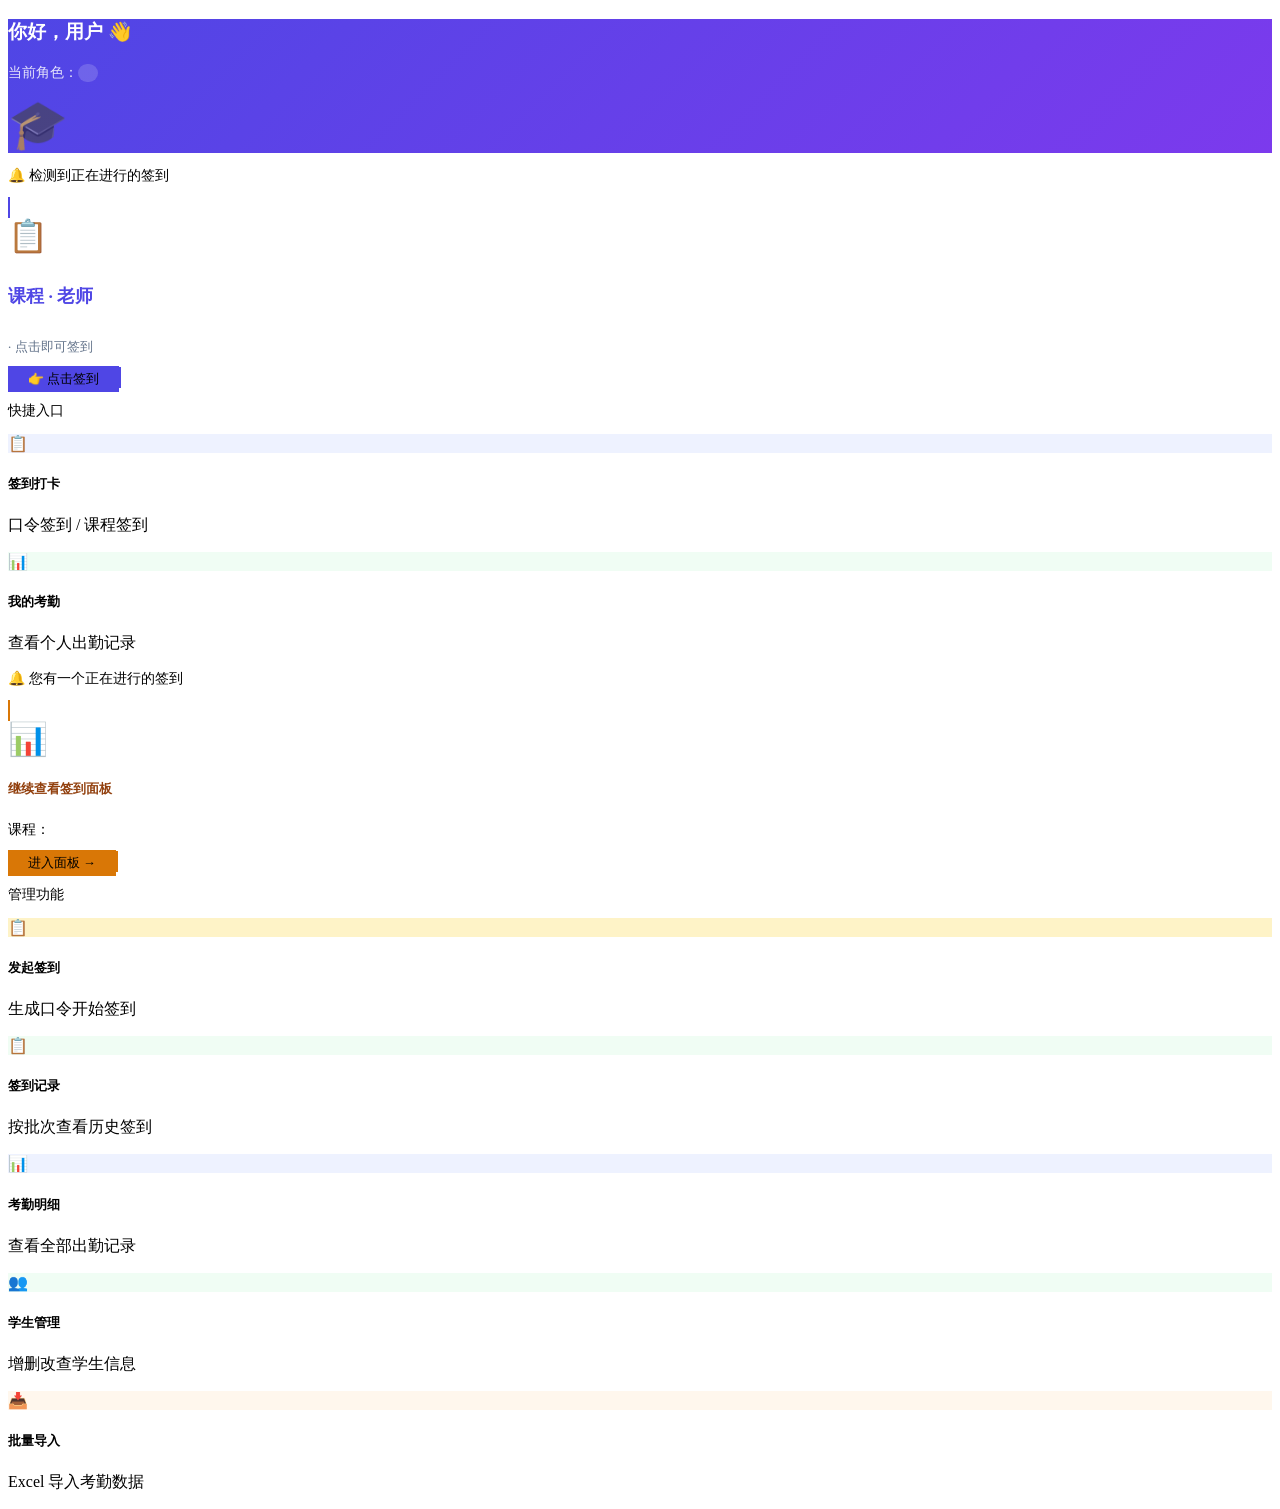
<file: src/main/resources/templates/index.html>
<!doctype html>
<html lang="zh-CN" xmlns:th="http://www.thymeleaf.org">
<head>
    <meta charset="UTF-8" />
    <meta name="viewport" content="width=device-width, initial-scale=1" />
    <title>首页 — 考勤管理系统</title>
    <link rel="stylesheet" th:href="@{/webjars/bootstrap/5.3.0/css/bootstrap.min.css}" />
    <link rel="stylesheet" th:href="@{/css/app.css}" />
</head>
<body>
<div th:replace="~{fragments/navbar :: navbar}"></div>

<div class="main-content">
    <div class="container">

        <!-- 欢迎横幅 -->
        <!-- 签到结果提示 -->
        <div class="alert alert-success" th:if="${param.success}" th:text="${param.success[0]}" role="alert"></div>
        <div class="alert alert-danger" th:if="${param.error}" th:text="${param.error[0]}" role="alert"></div>

        <div class="content-card mb-4" style="background: linear-gradient(135deg, #4f46e5, #7c3aed); color:#fff; border:none;">
            <div class="d-flex align-items-center justify-content-between flex-wrap gap-3">
                <div>
                    <h3 class="mb-1" style="font-weight:700;">你好，<span th:text="${username}">用户</span> 👋</h3>
                    <p class="mb-0" style="opacity:.85; font-size:.9rem;">
                        当前角色：
                        <span th:text="${role == 'STUDENT'} ? '学生' : (${role == 'TEACHER'} ? '教师' : '管理员')"
                              style="background:rgba(255,255,255,.2); padding:2px 10px; border-radius:20px; font-size:.8rem; font-weight:600;">
                        </span>
                    </p>
                </div>
                <div style="font-size:3rem; opacity:.6;">🎓</div>
            </div>
        </div>

        <!-- 学生：活跃签到会话 -->
        <div th:if="${role == 'STUDENT' and activeSessions != null and !#lists.isEmpty(activeSessions)}">
            <p class="text-muted mb-3" style="font-size:.875rem; font-weight:500;">🔔 检测到正在进行的签到</p>
            <div class="row g-3 mb-4">
                <div class="col-12" th:each="s : ${activeSessions}">
                    <a class="home-card text-center" style="background: linear-gradient(135deg, #eef2ff, #faf5ff); border: 2px solid #4f46e5;"
                       th:href="@{'/qr/' + ${s.code}}">
                        <div style="font-size:2rem;">📋</div>
                        <h5 style="font-size:1.1rem; color:#4f46e5;" th:text="${s.courseName} + ' · ' + ${s.teacherName}">课程 · 老师</h5>
                        <p style="font-size:.8125rem; color:#64748b;">
                            <span th:text="${s.courseName}"></span> · 点击即可签到
                        </p>
                        <span class="badge" style="background:#4f46e5; font-size:.8rem; padding:6px 20px;">👉 点击签到</span>
                    </a>
                </div>
            </div>
        </div>

        <!-- 学生功能入口 -->
        <div th:if="${role == 'STUDENT'}">
            <p class="text-muted mb-3" style="font-size:.875rem; font-weight:500;">快捷入口</p>
            <div class="row g-3">
                <div class="col-sm-6 col-md-4">
                    <a class="home-card" th:href="@{/attendance/checkIn}">
                        <div class="card-icon" style="background:#eef2ff;">📋</div>
                        <h5>签到打卡</h5>
                        <p>口令签到 / 课程签到</p>
                    </a>
                </div>
                <div class="col-sm-6 col-md-4">
                    <a class="home-card" th:href="@{/attendance/list}">
                        <div class="card-icon" style="background:#f0fdf4;">📊</div>
                        <h5>我的考勤</h5>
                        <p>查看个人出勤记录</p>
                    </a>
                </div>
            </div>
        </div>

        <!-- 教师/管理员：活跃签到会话 -->
        <div th:if="${(role == 'TEACHER' or role == 'ADMIN') and myActiveSession != null}">
            <p class="text-muted mb-3" style="font-size:.875rem; font-weight:500;">🔔 您有一个正在进行的签到</p>
            <div class="row g-3 mb-4">
                <div class="col-12">
                    <a class="home-card text-center"
                       style="background: linear-gradient(135deg, #fef3c7, #fef9c3); border: 2px solid #d97706;"
                       th:href="@{'/attendance/session/panel/' + ${myActiveSession.id}}">
                        <div style="font-size:2rem;">📊</div>
                        <h5 style="color:#92400e;">继续查看签到面板</h5>
                        <p style="font-size:.875rem;">
                            课程：<span th:text="${myActiveSession.courseName}"></span>
                        </p>
                        <span class="badge" style="background:#d97706; font-size:.8rem; padding:6px 20px;">进入面板 →</span>
                    </a>
                </div>
            </div>
        </div>

        <!-- 教师/管理员功能入口 -->
        <div th:if="${role == 'TEACHER' or role == 'ADMIN'}">
            <p class="text-muted mb-3" style="font-size:.875rem; font-weight:500;">管理功能</p>
            <div class="row g-3">
                <div class="col-sm-6 col-md-3" th:if="${myActiveSession == null}">
                    <a class="home-card" th:href="@{/attendance/session/create}">
                        <div class="card-icon" style="background:#fef3c7;">📋</div>
                        <h5>发起签到</h5>
                        <p>生成口令开始签到</p>
                    </a>
                </div>
                <div class="col-sm-6 col-md-3">
                    <a class="home-card" th:href="@{/attendance/session/history}">
                        <div class="card-icon" style="background:#f0fdf4;">📋</div>
                        <h5>签到记录</h5>
                        <p>按批次查看历史签到</p>
                    </a>
                </div>
                <div class="col-sm-6 col-md-3">
                    <a class="home-card" th:href="@{/attendance/list}">
                        <div class="card-icon" style="background:#eef2ff;">📊</div>
                        <h5>考勤明细</h5>
                        <p>查看全部出勤记录</p>
                    </a>
                </div>
                <div class="col-sm-6 col-md-3">
                    <a class="home-card" th:href="@{/student/list}">
                        <div class="card-icon" style="background:#f0fdf4;">👥</div>
                        <h5>学生管理</h5>
                        <p>增删改查学生信息</p>
                    </a>
                </div>
                <div class="col-sm-6 col-md-3">
                    <a class="home-card" th:href="@{/attendance/import}">
                        <div class="card-icon" style="background:#fff7ed;">📥</div>
                        <h5>批量导入</h5>
                        <p>Excel 导入考勤数据</p>
                    </a>
                </div>
            </div>
        </div>

    </div>
</div>

<script th:src="@{/webjars/bootstrap/5.3.0/js/bootstrap.bundle.min.js}"></script>
</body>
</html>
</file>
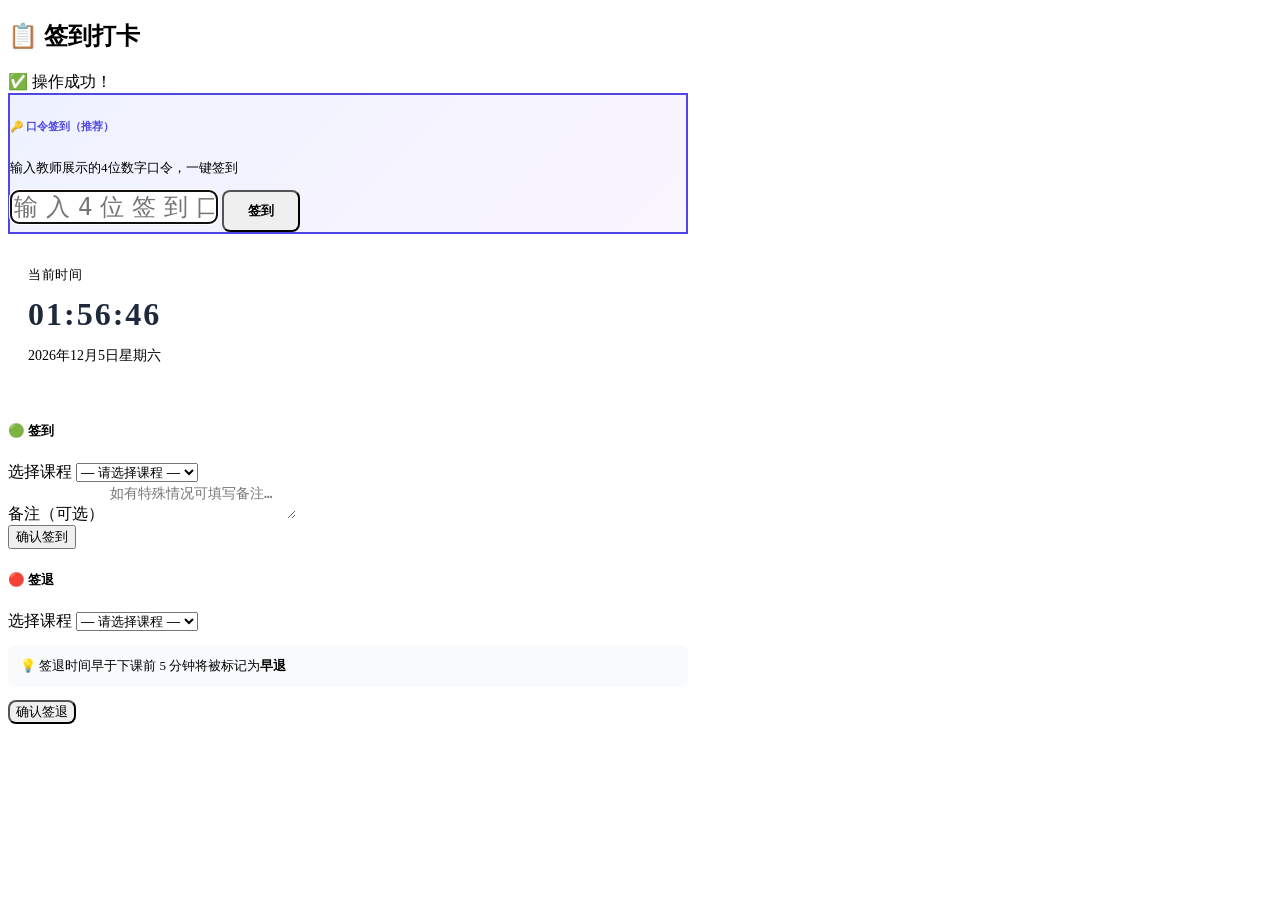
<file: src/main/resources/templates/attendance-check-in.html>
<!doctype html>
<html lang="zh-CN" xmlns:th="http://www.thymeleaf.org">
<head>
    <meta charset="UTF-8" />
    <meta name="viewport" content="width=device-width, initial-scale=1" />
    <title>签到打卡 — 考勤管理系统</title>
    <link rel="stylesheet" th:href="@{/webjars/bootstrap/5.3.0/css/bootstrap.min.css}" />
    <link rel="stylesheet" th:href="@{/css/app.css}" />
</head>
<body>
<div th:replace="~{fragments/navbar :: navbar}"></div>

<div class="main-content">
    <div class="container" style="max-width:680px;">

        <div class="page-header">
            <h2>📋 签到打卡</h2>
        </div>

        <div class="alert alert-success" th:if="${param.success}" role="alert">
            ✅ 操作成功！
        </div>
        <div class="alert alert-danger" th:if="${param.error}" th:text="${param.error[0]}" role="alert"></div>

        <!-- 口令签到 -->
        <div class="content-card mb-4" style="background: linear-gradient(135deg, #eef2ff, #faf5ff); border: 2px solid #4f46e5;">
            <h6 style="font-weight:600; color:#4f46e5;">🔑 口令签到（推荐）</h6>
            <p class="text-muted mb-3" style="font-size:.8125rem;">输入教师展示的4位数字口令，一键签到</p>
            <form th:action="@{/attendance/session/join}" method="post" class="d-flex gap-2">
                <input type="text" class="form-control" name="code"
                       placeholder="输入4位签到口令" maxlength="4" pattern="[0-9]{4}"
                       style="font-size:1.5rem; letter-spacing:8px; text-align:center; font-family:monospace; border-radius:8px; border:2px solid #4f46e5; max-width:200px;"
                       autofocus />
                <button type="submit" class="btn btn-primary" style="padding:10px 24px; font-weight:600; border-radius:8px;">签到</button>
            </form>
        </div>

        <!-- 当前时间显示 -->
        <div class="content-card mb-4 text-center" style="padding:20px;">
            <p class="text-muted mb-1" style="font-size:.8rem; text-transform:uppercase; letter-spacing:.5px;">当前时间</p>
            <div id="clock" style="font-size:2rem; font-weight:700; color:#1e293b; letter-spacing:2px;">--:--:--</div>
            <p class="text-muted mb-0" id="date-display" style="font-size:.875rem;"></p>
        </div>

        <div class="row g-4">
            <!-- 签到 -->
            <div class="col-md-6">
                <div class="checkin-card h-100">
                    <h5>🟢 签到</h5>
                    <form th:action="@{/attendance/checkIn}" method="post">
                        <div class="mb-3">
                            <label class="form-label" for="checkInCourse">选择课程</label>
                            <select class="form-select" id="checkInCourse" name="courseId" required>
                                <option value="">— 请选择课程 —</option>
                                <option th:each="c : ${courses}"
                                        th:value="${c.courseId}"
                                        th:text="${c.courseId + ' · ' + c.courseName + (c.startTime != null ? '  ' + c.startTime : '')}">
                                </option>
                            </select>
                        </div>
                        <div class="mb-4">
                            <label class="form-label">备注（可选）</label>
                            <textarea class="form-control" name="remark" rows="2"
                                      placeholder="如有特殊情况可填写备注…" style="border-radius:8px; border:1.5px solid var(--border); font-size:.875rem;"></textarea>
                        </div>
                        <button type="submit" class="btn btn-primary w-100">确认签到</button>
                    </form>
                </div>
            </div>

            <!-- 签退 -->
            <div class="col-md-6">
                <div class="checkin-card h-100">
                    <h5>🔴 签退</h5>
                    <form th:action="@{/attendance/checkOut}" method="post">
                        <div class="mb-3">
                            <label class="form-label" for="checkOutCourse">选择课程</label>
                            <select class="form-select" id="checkOutCourse" name="courseId" required>
                                <option value="">— 请选择课程 —</option>
                                <option th:each="c : ${courses}"
                                        th:value="${c.courseId}"
                                        th:text="${c.courseId + ' · ' + c.courseName + (c.endTime != null ? '  ' + c.endTime : '')}">
                                </option>
                            </select>
                        </div>
                        <div class="mb-4">
                            <p class="text-muted" style="font-size:.8125rem; background:#f8fafc; border-radius:8px; padding:12px; border:1px solid var(--border);">
                                💡 签退时间早于下课前 5 分钟将被标记为<strong>早退</strong>
                            </p>
                        </div>
                        <button type="submit" class="btn btn-warning w-100" style="border-radius:8px; font-weight:500;">确认签退</button>
                    </form>
                </div>
            </div>
        </div>

    </div>
</div>

<script th:src="@{/webjars/bootstrap/5.3.0/js/bootstrap.bundle.min.js}"></script>
<script>
    function updateClock() {
        const now = new Date();
        const time = now.toLocaleTimeString('zh-CN', {hour12: false});
        const date = now.toLocaleDateString('zh-CN', {year:'numeric', month:'long', day:'numeric', weekday:'long'});
        document.getElementById('clock').textContent = time;
        document.getElementById('date-display').textContent = date;
    }
    updateClock();
    setInterval(updateClock, 1000);
</script>
</body>
</html>
</file>
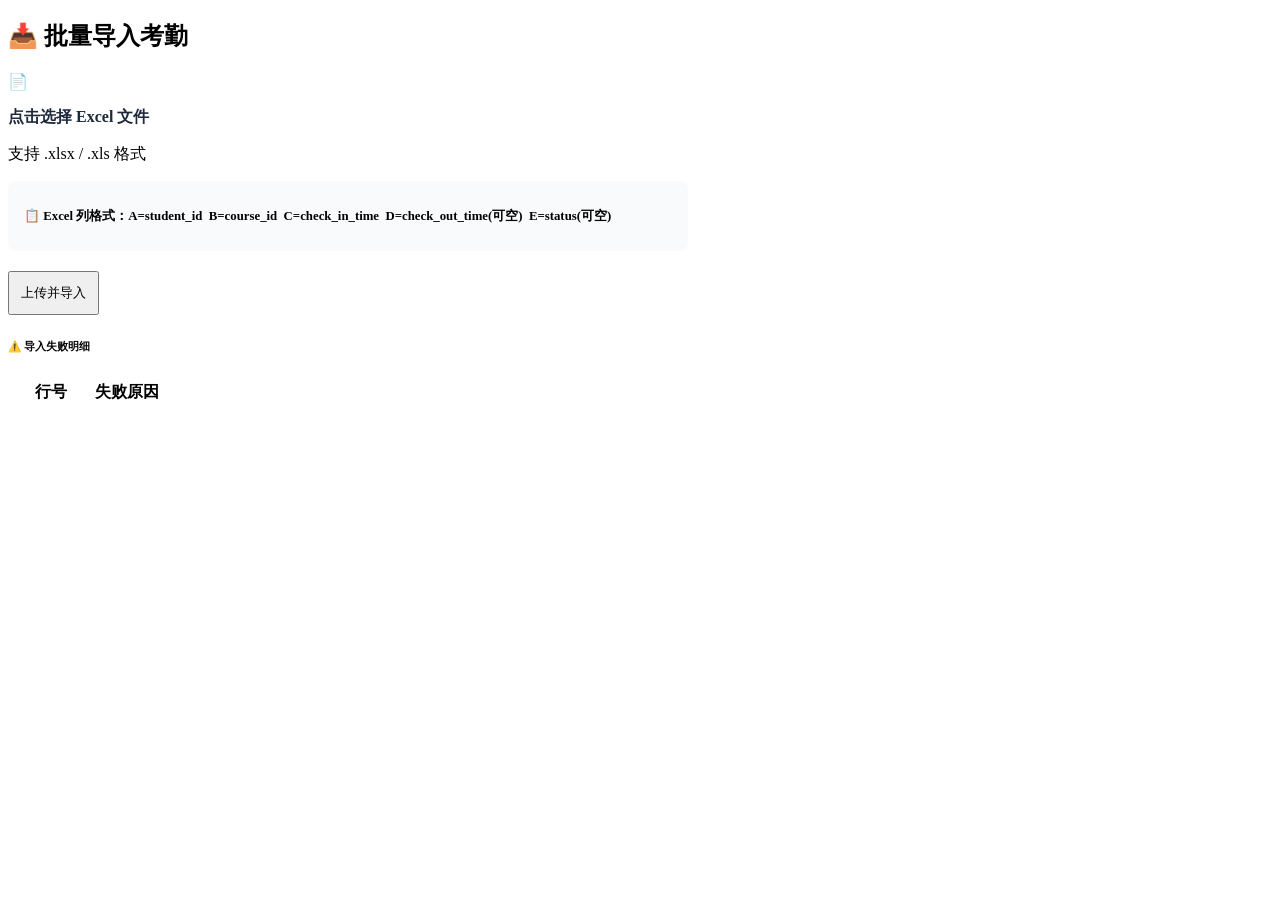
<file: src/main/resources/templates/attendance-import.html>
<!doctype html>
<html lang="zh-CN" xmlns:th="http://www.thymeleaf.org">
<head>
    <meta charset="UTF-8" />
    <meta name="viewport" content="width=device-width, initial-scale=1" />
    <title>批量导入 — 考勤管理系统</title>
    <link rel="stylesheet" th:href="@{/webjars/bootstrap/5.3.0/css/bootstrap.min.css}" />
    <link rel="stylesheet" th:href="@{/css/app.css}" />
</head>
<body>
<div th:replace="~{fragments/navbar :: navbar}"></div>

<div class="main-content">
    <div class="container" style="max-width:680px;">

        <div class="page-header">
            <h2>📥 批量导入考勤</h2>
        </div>

        <div class="alert alert-success" th:if="${success}" th:text="${success}" role="alert"></div>
        <div class="alert alert-danger"  th:if="${error}"   th:text="${error}"   role="alert"></div>

        <div class="content-card">
            <form th:action="@{/attendance/import}" method="post" enctype="multipart/form-data">

                <div class="upload-zone mb-4" onclick="document.getElementById('fileInput').click()">
                    <div class="upload-icon">📄</div>
                    <p class="mb-1" style="font-weight:600; color:#1e293b;">点击选择 Excel 文件</p>
                    <p>支持 .xlsx / .xls 格式</p>
                    <p id="fileName" class="mt-2" style="color:#4f46e5; font-weight:500; display:none;"></p>
                </div>
                <input type="file" id="fileInput" name="file" accept=".xlsx,.xls"
                       required style="display:none;" onchange="showFileName(this)" />

                <div style="background:#f8fafc; border-radius:8px; padding:14px 16px; border:1px solid var(--border); margin-bottom:20px; font-size:.8rem;">
                    <p class="mb-2" style="font-weight:600; color:var(--muted);">📋 Excel 列格式：A=student_id &nbsp;B=course_id &nbsp;C=check_in_time &nbsp;D=check_out_time(可空) &nbsp;E=status(可空)</p>
                </div>

                <button type="submit" class="btn btn-primary w-100" style="padding:11px;">上传并导入</button>
            </form>
        </div>

        <div class="content-card mt-4" th:if="${errors != null and !#lists.isEmpty(errors)}">
            <h6 class="mb-3" style="font-weight:600; color:var(--danger);">⚠️ 导入失败明细</h6>
            <div class="data-table">
                <table class="table table-sm mb-0">
                    <thead>
                    <tr><th style="width:80px;">行号</th><th>失败原因</th></tr>
                    </thead>
                    <tbody>
                    <tr th:each="e : ${errors}">
                        <td th:text="${e.rowNum}"></td>
                        <td th:text="${e.reason}"></td>
                    </tr>
                    </tbody>
                </table>
            </div>
        </div>

    </div>
</div>

<script th:src="@{/webjars/bootstrap/5.3.0/js/bootstrap.bundle.min.js}"></script>
<script>
    function showFileName(input) {
        const label = document.getElementById('fileName');
        if (input.files && input.files[0]) {
            label.textContent = '已选择：' + input.files[0].name;
            label.style.display = 'block';
        }
    }
</script>
</body>
</html>
</file>
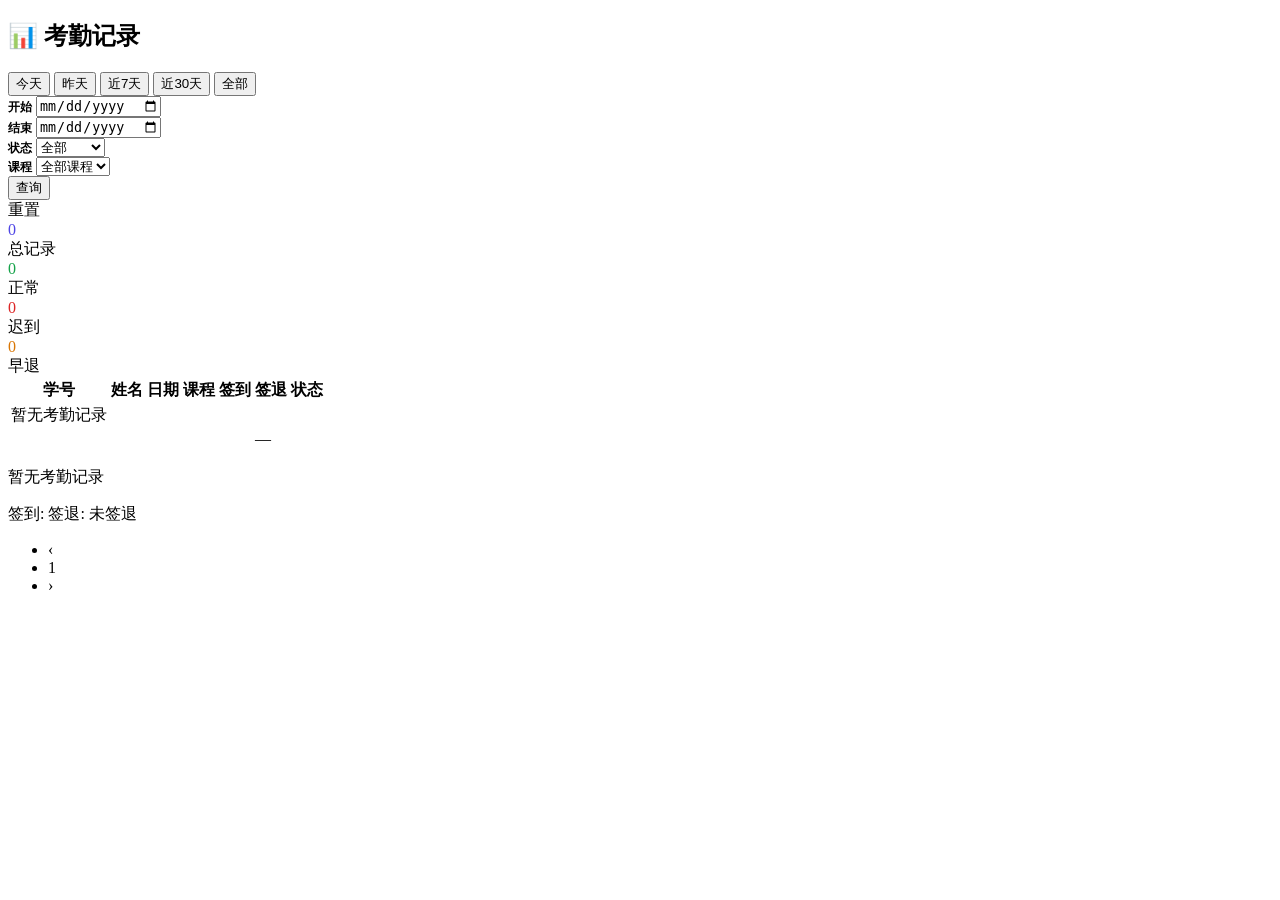
<file: src/main/resources/templates/attendance-list.html>
<!doctype html>
<html lang="zh-CN" xmlns:th="http://www.thymeleaf.org">
<head>
    <meta charset="UTF-8" />
    <meta name="viewport" content="width=device-width, initial-scale=1, maximum-scale=1, user-scalable=no" />
    <title>考勤记录 — 考勤管理系统</title>
    <link rel="stylesheet" th:href="@{/webjars/bootstrap/5.3.0/css/bootstrap.min.css}" />
    <link rel="stylesheet" th:href="@{/css/app.css}" />
</head>
<body>
<div th:replace="~{fragments/navbar :: navbar}"></div>

<div class="main-content">
    <div class="container">

        <div class="page-header">
            <h2>📊 考勤记录</h2>
        </div>

        <!-- 快捷日期 -->
        <div class="quick-dates" id="quickDates">
            <button class="qd-btn" data-days="0">今天</button>
            <button class="qd-btn" data-days="1">昨天</button>
            <button class="qd-btn" data-days="7">近7天</button>
            <button class="qd-btn" data-days="30">近30天</button>
            <button class="qd-btn" data-days="">全部</button>
        </div>

        <!-- 筛选栏 -->
        <div class="search-bar mb-4">
            <form class="row g-2 align-items-end" th:action="@{/attendance/list}" method="get" id="filterForm">
                <div class="col-6 col-md-2">
                    <label class="form-label text-muted" style="font-size:.75rem;font-weight:600;">开始</label>
                    <input type="date" class="form-control form-control-sm" name="startDate" th:value="${startDate}" id="startDate" />
                </div>
                <div class="col-6 col-md-2">
                    <label class="form-label text-muted" style="font-size:.75rem;font-weight:600;">结束</label>
                    <input type="date" class="form-control form-control-sm" name="endDate" th:value="${endDate}" id="endDate" />
                </div>
                <div class="col-6 col-md-2">
                    <label class="form-label text-muted" style="font-size:.75rem;font-weight:600;">状态</label>
                    <select class="form-select form-select-sm" name="status">
                        <option value="">全部</option>
                        <option value="NORMAL" th:selected="${status=='NORMAL'}">✅ 正常</option>
                        <option value="LATE"   th:selected="${status=='LATE'}">⏰ 迟到</option>
                        <option value="EARLY"  th:selected="${status=='EARLY'}">🚪 早退</option>
                    </select>
                </div>
                <div class="col-6 col-md-3">
                    <label class="form-label text-muted" style="font-size:.75rem;font-weight:600;">课程</label>
                    <select class="form-select form-select-sm" name="courseId">
                        <option value="">全部课程</option>
                        <option th:each="c : ${courses}" th:value="${c.courseId}"
                                th:selected="${courseId == c.courseId}"
                                th:text="${c.courseId}+' '+${c.courseName}+' '+${c.startTime}+'-'+${c.endTime}"></option>
                    </select>
                </div>
                <div class="col-4 col-md-1">
                    <button class="btn btn-primary btn-sm w-100" type="submit">查询</button>
                </div>
                <div class="col-4 col-md-1">
                    <a class="btn btn-outline-secondary btn-sm w-100" th:href="@{/attendance/list}">重置</a>
                </div>
            </form>
        </div>

        <!-- 统计卡片 -->
        <div class="stat-row">
            <div class="stat-card">
                <div class="num" style="color:#4f46e5;" id="statTotal" th:text="${totalElements != null ? totalElements : 0}">0</div>
                <div class="lbl">总记录</div>
            </div>
            <div class="stat-card">
                <div class="num" style="color:#16a34a;" id="statNormal">-</div>
                <div class="lbl">正常</div>
            </div>
            <div class="stat-card">
                <div class="num" style="color:#dc2626;" id="statLate">-</div>
                <div class="lbl">迟到</div>
            </div>
            <div class="stat-card">
                <div class="num" style="color:#d97706;" id="statEarly">-</div>
                <div class="lbl">早退</div>
            </div>
        </div>

        <!-- ====== 桌面端：表格 ====== -->
        <div class="data-table att-table">
            <table class="table table-hover mb-0">
                <thead><tr>
                    <th th:if="${isTeacherOrAdmin}">学号</th>
                    <th th:if="${isTeacherOrAdmin}">姓名</th>
                    <th>日期</th><th>课程</th>
                    <th>签到</th><th>签退</th><th>状态</th>
                </tr></thead>
                <tbody>
                <tr th:if="${#lists.isEmpty(records)}">
                    <td th:colspan="${isTeacherOrAdmin} ? 7 : 5" class="text-center text-muted py-4">暂无考勤记录</td>
                </tr>
                <tr th:each="r : ${records}">
                    <td th:if="${isTeacherOrAdmin}" th:text="${r.studentId}"></td>
                    <td th:if="${isTeacherOrAdmin}" th:text="${r.studentName}"></td>
                    <td th:text="${#temporals.format(r.checkInTime, 'yyyy-MM-dd')}"></td>
                    <td th:text="${r.courseId}"></td>
                    <td th:text="${#temporals.format(r.checkInTime, 'HH:mm:ss')}"></td>
                    <td>
                        <span th:if="${r.checkOutTime != null}" th:text="${#temporals.format(r.checkOutTime, 'HH:mm:ss')}"></span>
                        <span th:if="${r.checkOutTime == null}" class="text-muted">—</span>
                    </td>
                    <td>
                        <span class="status-badge"
                              th:classappend="${r.status=='NORMAL'}?'normal':(${r.status=='LATE'}?'late':(${r.status=='EARLY'}?'early':'absent'))"
                              th:text="${r.status=='NORMAL'}?'正常':(${r.status=='LATE'}?'迟到':(${r.status=='EARLY'}?'早退':${r.status}))"></span>
                    </td>
                </tr>
                </tbody>
            </table>
        </div>

        <!-- ====== 移动端：卡片 ====== -->
        <div class="att-cards">
            <p th:if="${#lists.isEmpty(records)}" class="text-center text-muted py-5">暂无考勤记录</p>
            <div class="att-card" th:each="r : ${records}">
                <div class="top-row">
                    <div class="student-info">
                        <div class="student-avatar" th:text="${r.studentName != null ? #strings.substring(r.studentName, #strings.length(r.studentName)-2, #strings.length(r.studentName)) : '?'}"></div>
                        <div>
                            <div style="font-weight:600;" th:text="${r.studentName}"></div>
                            <div style="font-size:.75rem;color:var(--muted);" th:text="${r.studentId}"></div>
                        </div>
                    </div>
                    <span class="status-badge"
                          th:classappend="${r.status=='NORMAL'}?'normal':(${r.status=='LATE'}?'late':(${r.status=='EARLY'}?'early':'absent'))"
                          th:text="${r.status=='NORMAL'}?'正常':(${r.status=='LATE'}?'迟到':(${r.status=='EARLY'}?'早退':${r.status}))"></span>
                </div>
                <div class="meta" th:text="${r.courseId} + ' · ' + ${#temporals.format(r.checkInTime, 'yyyy-MM-dd')}"></div>
                <div class="time-row">
                    <span>签到: <strong th:text="${#temporals.format(r.checkInTime, 'HH:mm:ss')}"></strong></span>
                    <span th:if="${r.checkOutTime != null}">签退: <strong th:text="${#temporals.format(r.checkOutTime, 'HH:mm:ss')}"></strong></span>
                    <span th:if="${r.checkOutTime == null}" class="text-muted">未签退</span>
                </div>
            </div>
        </div>

        <!-- 分页 -->
        <nav th:if="${totalPages != null and totalPages > 1}">
            <ul class="pagination justify-content-center mt-3">
                <li class="page-item" th:classappend="${currentPage == 1} ? 'disabled'">
                    <a class="page-link" th:href="@{/attendance/list(page=${currentPage-1},startDate=${startDate},endDate=${endDate},status=${status},courseId=${courseId})}">‹</a>
                </li>
                <li class="page-item" th:each="i : ${#numbers.sequence(1, totalPages)}" th:classappend="${i == currentPage} ? 'active'">
                    <a class="page-link" th:href="@{/attendance/list(page=${i},startDate=${startDate},endDate=${endDate},status=${status},courseId=${courseId})}" th:text="${i}">1</a>
                </li>
                <li class="page-item" th:classappend="${currentPage == totalPages} ? 'disabled'">
                    <a class="page-link" th:href="@{/attendance/list(page=${currentPage+1},startDate=${startDate},endDate=${endDate},status=${status},courseId=${courseId})}">›</a>
                </li>
            </ul>
        </nav>

    </div>
</div>

<script th:src="@{/webjars/bootstrap/5.3.0/js/bootstrap.bundle.min.js}"></script>
<script>
    // 统计当前页状态
    (function(){
        var rows = document.querySelectorAll('.att-table tbody tr');
        var n=0,l=0,e=0;
        rows.forEach(function(r){
            var badge = r.querySelector('.status-badge');
            if(!badge) return;
            if(badge.classList.contains('normal')) n++;
            else if(badge.classList.contains('late')) l++;
            else if(badge.classList.contains('early')) e++;
        });
        document.getElementById('statNormal').textContent = n;
        document.getElementById('statLate').textContent = l;
        document.getElementById('statEarly').textContent = e;
    })();

    // 快捷日期
    document.querySelectorAll('.qd-btn').forEach(function(btn){
        btn.onclick = function(){
            document.querySelectorAll('.qd-btn').forEach(function(b){b.classList.remove('active')});
            this.classList.add('active');
            var days = parseInt(this.dataset.days);
            if(isNaN(days)){ document.getElementById('startDate').value='';document.getElementById('endDate').value=''; }
            else {
                var end = new Date();
                var start = new Date();
                start.setDate(start.getDate() - days);
                document.getElementById('endDate').value = end.toISOString().split('T')[0];
                document.getElementById('startDate').value = start.toISOString().split('T')[0];
            }
            document.getElementById('filterForm').submit();
        };
        // 高亮当前匹配的按钮
        var s = document.getElementById('startDate').value;
        var e = document.getElementById('endDate').value;
        if(s && e){
            var diff = Math.round((new Date(e) - new Date(s)) / 86400000);
            if(diff === parseInt(btn.dataset.days)) btn.classList.add('active');
        }
        if(!s && !e && btn.dataset.days === '') btn.classList.add('active');
    });
</script>
</body>
</html>
</file>
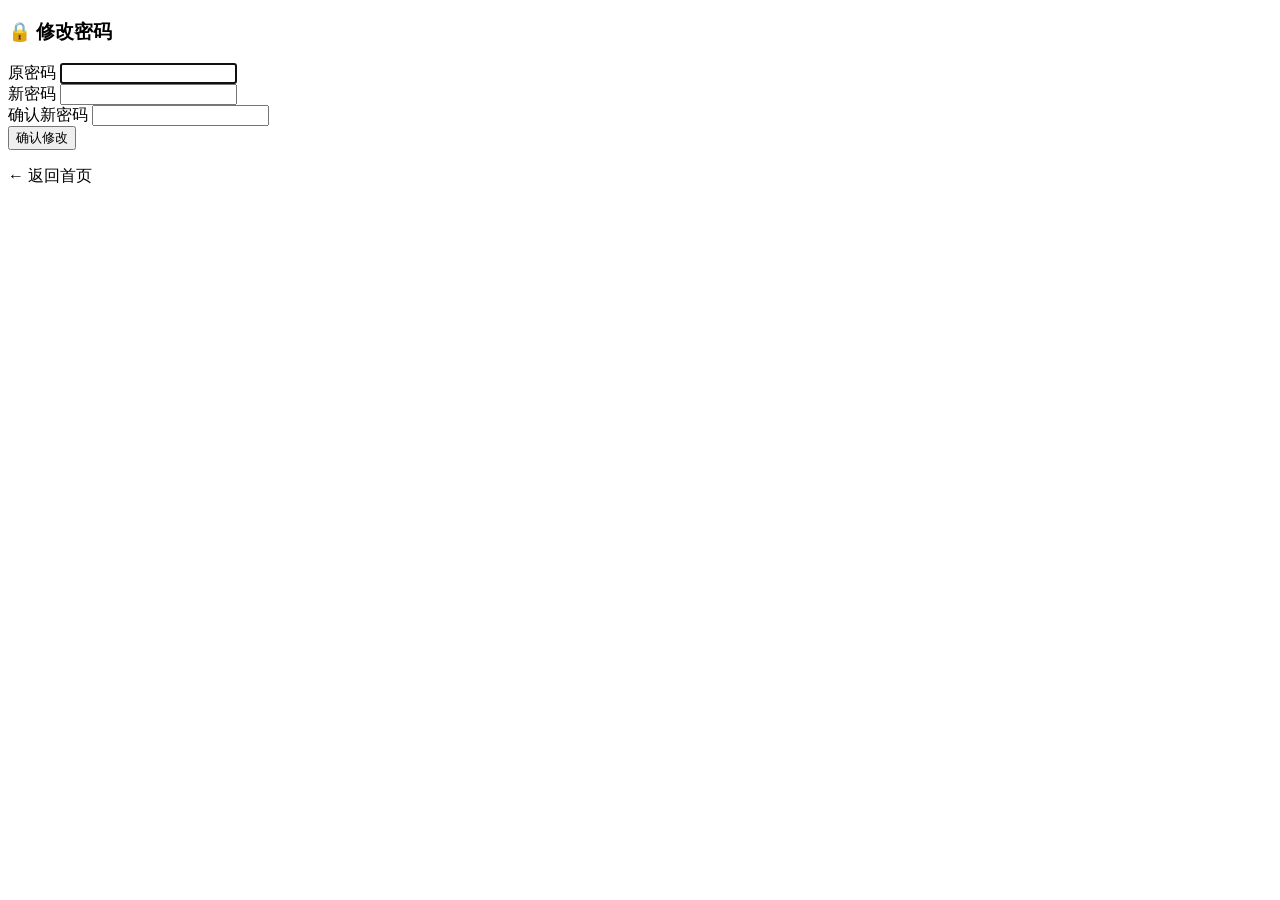
<file: src/main/resources/templates/change-password.html>
<!doctype html>
<html lang="zh-CN" xmlns:th="http://www.thymeleaf.org">
<head>
    <meta charset="UTF-8" />
    <meta name="viewport" content="width=device-width, initial-scale=1" />
    <title>修改密码</title>
    <link rel="stylesheet" th:href="@{/webjars/bootstrap/5.3.0/css/bootstrap.min.css}" />
    <link rel="stylesheet" th:href="@{/css/app.css}" />
</head>
<body class="auth-page">
<div class="auth-card">
    <h3 class="text-center mb-4">🔒 修改密码</h3>

    <div class="alert alert-success" th:if="${success}" th:text="${success}"></div>
    <div class="alert alert-danger" th:if="${error}" th:text="${error}"></div>

    <form method="post" th:action="@{/change-password}">
        <div class="mb-3">
            <label class="form-label">原密码</label>
            <input type="password" class="form-control" name="oldPassword" required autofocus />
        </div>
        <div class="mb-3">
            <label class="form-label">新密码</label>
            <input type="password" class="form-control" name="newPassword" required />
        </div>
        <div class="mb-4">
            <label class="form-label">确认新密码</label>
            <input type="password" class="form-control" name="confirmPassword" required />
        </div>
        <button type="submit" class="btn-auth">确认修改</button>
    </form>

    <p class="auth-footer"><a th:href="@{/}">← 返回首页</a></p>
</div>
</body>
</html>
</file>
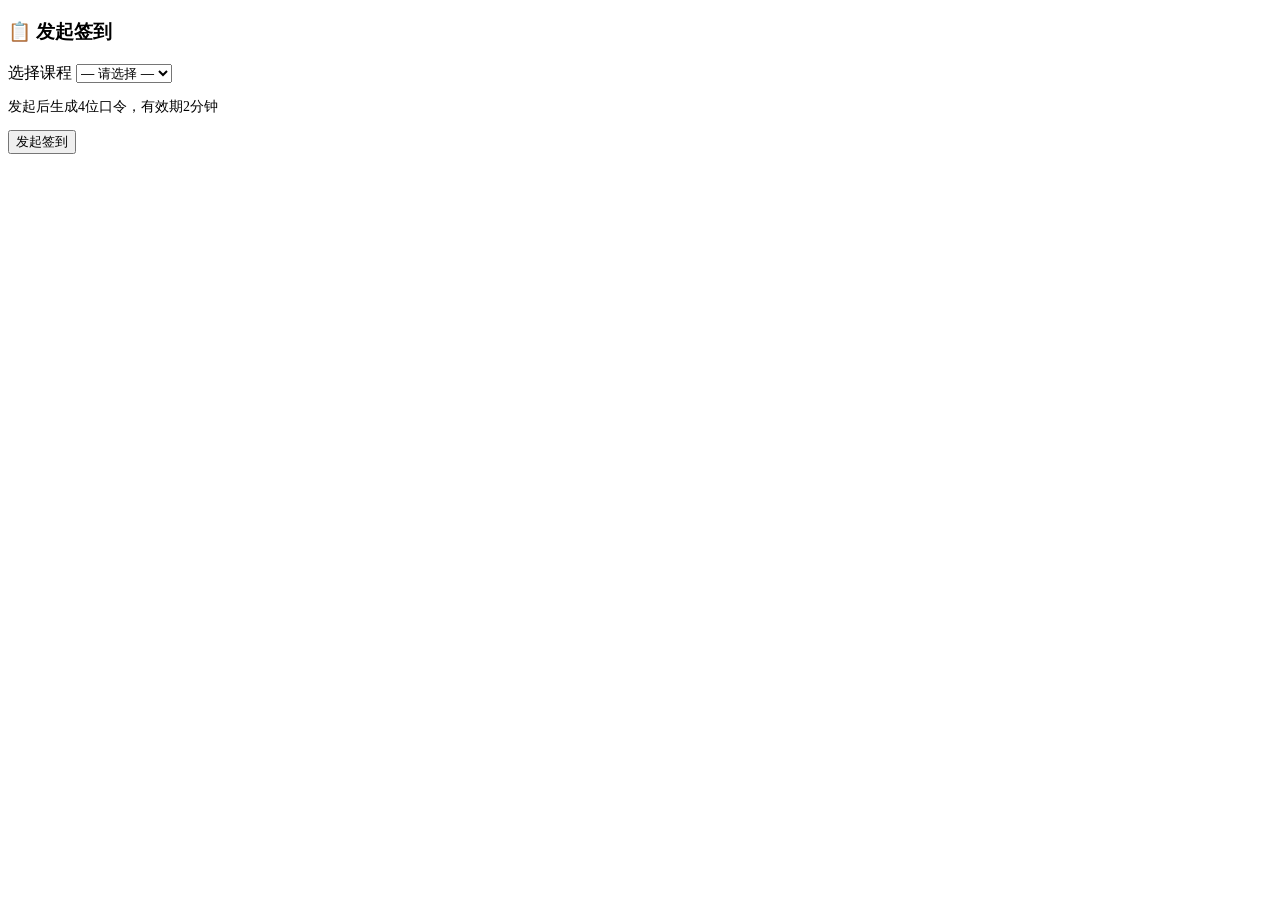
<file: src/main/resources/templates/check-in-session-panel.html>
<!doctype html>
<html lang="zh-CN" xmlns:th="http://www.thymeleaf.org">
<head>
    <meta charset="UTF-8" />
    <title>发起签到</title>
    <link rel="stylesheet" th:href="@{/webjars/bootstrap/5.3.0/css/bootstrap.min.css}" />
</head>
<body>
<div class="container mt-5" style="max-width:500px;">
    <h3>📋 发起签到</h3>
    <form id="createForm">
        <div class="mb-3">
            <label class="form-label">选择课程</label>
            <select class="form-select" name="courseId" required>
                <option value="">— 请选择 —</option>
                <option th:each="c : ${courses}"
                        th:value="${c.courseId}"
                        th:text="${c.courseId} + ' · ' + ${c.courseName} + '  ' + ${c.startTime} + '-' + ${c.endTime}"></option>
            </select>
        </div>
        <p class="text-muted" style="font-size:.875rem;">发起后生成4位口令，有效期2分钟</p>
        <button type="submit" class="btn btn-primary w-100">发起签到</button>
    </form>
    <div id="result" class="mt-3"></div>
</div>

<script>
    document.getElementById('createForm').onsubmit = async function(e) {
        e.preventDefault();
        var formData = new FormData(this);
        var resp = await fetch('/attendance/session/create', {method:'POST', body:formData});
        var text = await resp.text();
        if (text.startsWith('ERROR:')) {
            document.getElementById('result').innerHTML = '<div class="alert alert-danger">' + text.substring(6) + '</div>';
        } else {
            window.location.href = text; // 跳转到面板页
        }
    };
</script>
</body>
</html>
</file>
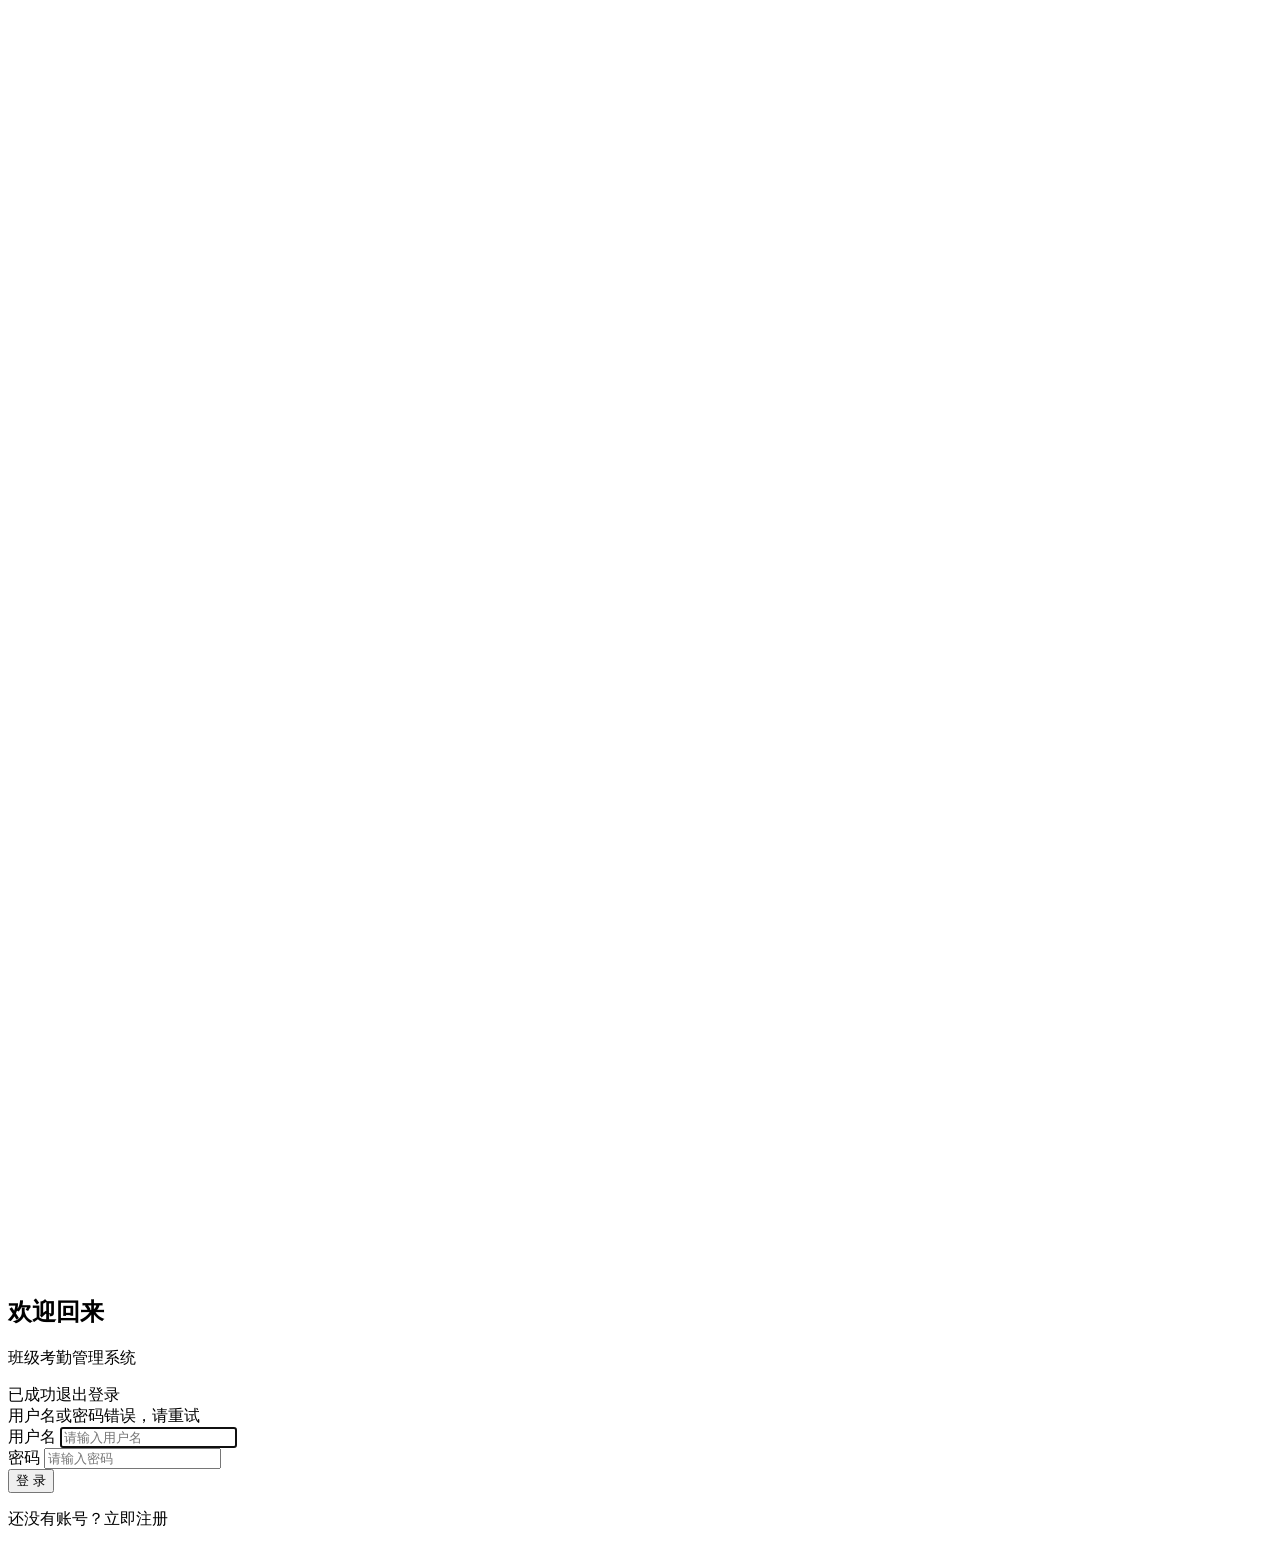
<file: src/main/resources/templates/login.html>
<!doctype html>
<html lang="zh-CN" xmlns:th="http://www.thymeleaf.org">
<head>
    <meta charset="UTF-8" />
    <meta name="viewport" content="width=device-width, initial-scale=1" />
    <title>登录 — 考勤管理系统</title>
    <link rel="stylesheet" th:href="@{/webjars/bootstrap/5.3.0/css/bootstrap.min.css}" />
    <link rel="stylesheet" th:href="@{/css/app.css}" />
</head>
<body class="auth-page">
<div class="auth-card">
    <div class="brand">
        <div class="brand-icon">
            <svg viewBox="0 0 24 24" xmlns="http://www.w3.org/2000/svg">
                <path d="M9 11l3 3L22 4M21 12v7a2 2 0 01-2 2H5a2 2 0 01-2-2V5a2 2 0 012-2h11" stroke="#fff" stroke-width="2" stroke-linecap="round" stroke-linejoin="round" fill="none"/>
            </svg>
        </div>
        <h2>欢迎回来</h2>
        <p class="subtitle">班级考勤管理系统</p>
    </div>

    <div class="alert alert-danger" th:if="${errorMsg != null}" th:text="${errorMsg}" role="alert"></div>
    <div class="alert alert-success" th:if="${successMsg != null}" th:text="${successMsg}" role="alert"></div>
    <div class="alert alert-success" th:if="${param.logout}" role="alert">已成功退出登录</div>
    <div class="alert alert-danger" th:if="${param.error}" role="alert">用户名或密码错误，请重试</div>

    <form th:action="@{/login}" method="post">
        <div class="mb-3">
            <label class="form-label" for="username">用户名</label>
            <input type="text" class="form-control" id="username" name="username"
                   placeholder="请输入用户名" required autofocus />
        </div>
        <div class="mb-4">
            <label class="form-label" for="password">密码</label>
            <input type="password" class="form-control" id="password" name="password"
                   placeholder="请输入密码" required />
        </div>
        <button type="submit" class="btn-auth">登 录</button>
    </form>

    <p class="auth-footer">
        还没有账号？<a th:href="@{/register}">立即注册</a>
    </p>
</div>
</body>
</html>
</file>
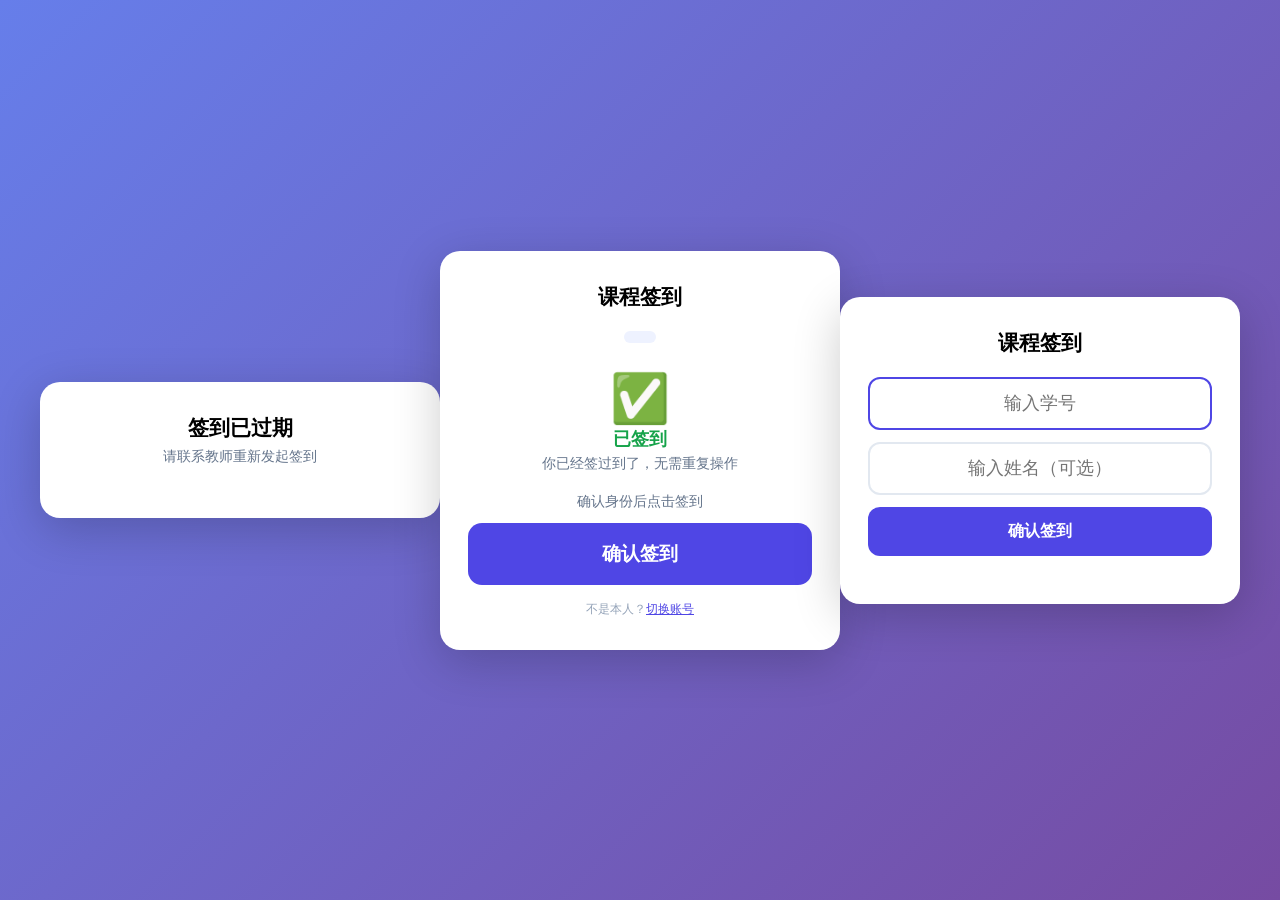
<file: src/main/resources/templates/quick-checkin.html>
<!doctype html>
<html lang="zh-CN">
<head>
    <meta charset="UTF-8" />
    <meta name="viewport" content="width=device-width, initial-scale=1, maximum-scale=1, user-scalable=no" />
    <title>课堂签到</title>
    <style>
        *{box-sizing:border-box;margin:0;padding:0}
        body{font-family:"PingFang SC","Microsoft YaHei",sans-serif;background:linear-gradient(135deg,#667eea,#764ba2);min-height:100vh;display:flex;align-items:center;justify-content:center}
        .card{background:#fff;border-radius:20px;padding:32px 28px;width:92%;max-width:400px;box-shadow:0 12px 48px rgba(0,0,0,.2);text-align:center}
        .card h3{font-size:1.3rem;margin-bottom:6px}
        .card .sub{color:#64748b;font-size:.875rem;margin-bottom:20px}
        .card .big-btn{display:block;width:100%;padding:18px;background:#4f46e5;color:#fff;border:none;border-radius:14px;font-size:1.2rem;font-weight:700;cursor:pointer;margin-bottom:12px}
        .card .big-btn:active{background:#4338ca;transform:scale(.98)}
        .card input{width:100%;padding:14px;border:2px solid #e2e8f0;border-radius:12px;font-size:1.1rem;text-align:center;margin-bottom:12px;outline:none}
        .card input:focus{border-color:#4f46e5}
        .card .btn-submit{width:100%;padding:14px;background:#4f46e5;color:#fff;border:none;border-radius:12px;font-size:1rem;font-weight:600;cursor:pointer}
        .result{margin-top:16px;font-weight:700;font-size:1rem}
        .result.ok{color:#16a34a}.result.err{color:#dc2626}
        .user-badge{display:inline-block;background:#eef2ff;color:#4f46e5;padding:6px 16px;border-radius:20px;font-weight:600;margin-bottom:8px;font-size:.9rem}
    </style>
</head>
<body>

<!-- 已过期 -->
<div class="card" th:if="${expired}">
    <h3>签到已过期</h3>
    <p class="sub">请联系教师重新发起签到</p>
</div>

<!-- 已登录用户：一键确认 -->
<div class="card" th:if="${not expired and loggedIn}">
    <h3 th:text="'📋 ' + ${courseName}">课程签到</h3>
    <p class="sub" th:text="${teacherName} + ' · ' + ${courseId}"></p>
    <div class="user-badge" th:text="${autoStudentName} + ' (' + ${autoStudentId} + ')'"></div>

    <!-- 已签到：直接显示成功 -->
    <div th:if="${alreadyCheckedIn}" style="margin-top:16px;">
        <div style="font-size:3rem;">✅</div>
        <p style="color:#16a34a;font-weight:700;font-size:1.1rem;">已签到</p>
        <p class="sub" style="margin-top:4px;">你已经签过到了，无需重复操作</p>
    </div>

    <!-- 未签到：显示确认按钮 -->
    <div th:if="${not alreadyCheckedIn}">
        <p class="sub" style="margin-bottom:12px;">确认身份后点击签到</p>
        <button class="big-btn" onclick="doConfirm()">确认签到</button>
        <div id="result" class="result"></div>
    </div>

    <p style="font-size:.75rem;color:#94a3b8;margin-top:12px;">不是本人？<a href="/logout" style="color:#4f46e5;">切换账号</a></p>
</div>

<!-- 未登录用户：输入学号和姓名 -->
<div class="card" th:if="${not expired and not loggedIn}">
    <h3 th:text="'📋 ' + ${courseName}">课程签到</h3>
    <p class="sub" th:text="${teacherName} + ' · ' + ${courseId}"></p>
    <form id="f">
        <input type="hidden" name="code" th:value="${sessionCode}" />
        <input type="text" name="studentId" placeholder="输入学号" required autofocus />
        <input type="text" name="studentName" placeholder="输入姓名（可选）" />
        <button class="btn-submit" type="submit">确认签到</button>
    </form>
    <div id="result2" class="result"></div>
</div>

<script>
    // 已登录：一键确认
    async function doConfirm() {
        var fd = new FormData();
        fd.append('code', '[[${sessionCode}]]');
        fd.append('studentId', '[[${autoStudentId}]]');
        fd.append('studentName', '[[${autoStudentName}]]');
        var resp = await fetch('/qr/checkin', {method:'POST', body:fd});
        var text = await resp.text();
        var el = document.getElementById('result');
        el.textContent = text;
        el.className = 'result ' + (text.indexOf('成功')>=0 ? 'ok' : 'err');
    }

    // 未登录：表单提交
    document.addEventListener('DOMContentLoaded', function() {
        var f = document.getElementById('f');
        if (!f) return;
        f.onsubmit = async function(e) {
            e.preventDefault();
            var fd = new FormData(this);
            var resp = await fetch('/qr/checkin', {method:'POST', body:fd});
            var text = await resp.text();
            var el = document.getElementById('result2');
            el.textContent = text;
            el.className = 'result ' + (text.indexOf('成功')>=0 ? 'ok' : 'err');
        };
    });
</script>
</body>
</html>
</file>
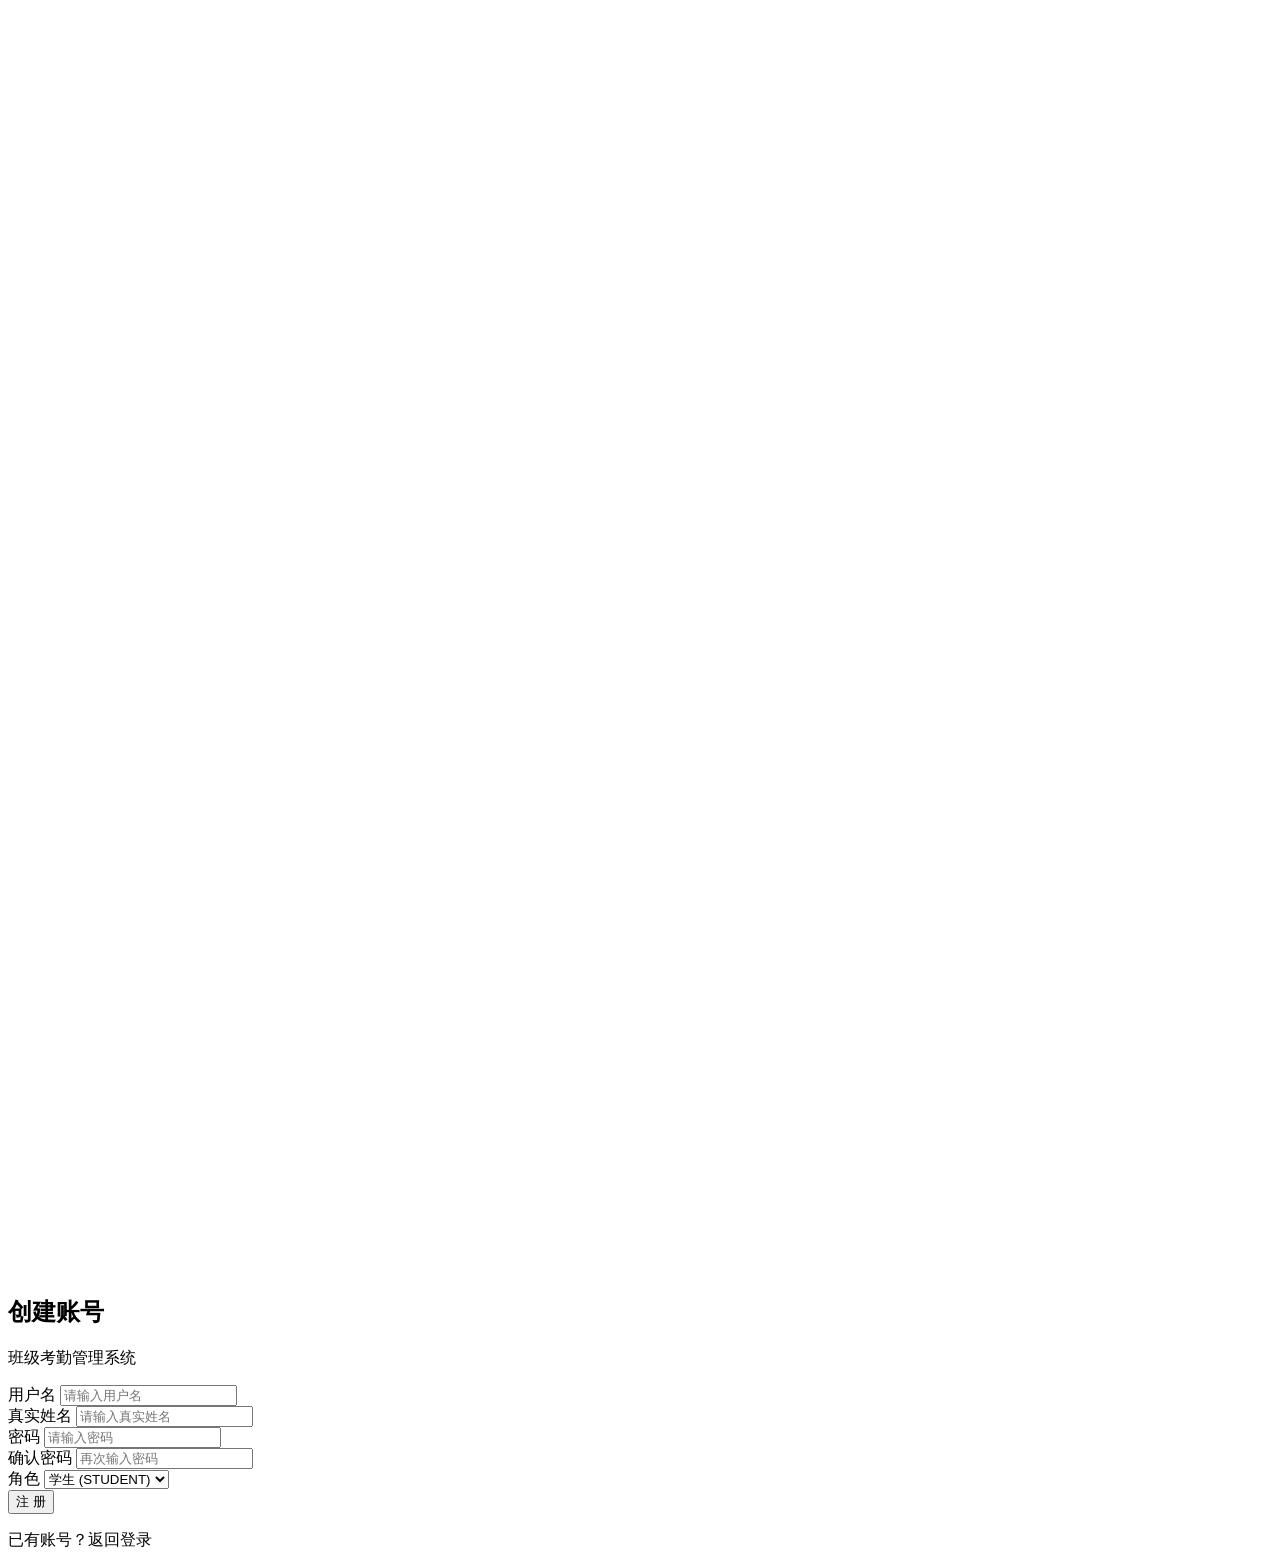
<file: src/main/resources/templates/register.html>
<!doctype html>
<html lang="zh-CN" xmlns:th="http://www.thymeleaf.org">
<head>
    <meta charset="UTF-8" />
    <meta name="viewport" content="width=device-width, initial-scale=1" />
    <title>注册 — 考勤管理系统</title>
    <link rel="stylesheet" th:href="@{/webjars/bootstrap/5.3.0/css/bootstrap.min.css}" />
    <link rel="stylesheet" th:href="@{/css/app.css}" />
</head>
<body class="auth-page">
<div class="auth-card">
    <div class="brand">
        <div class="brand-icon">
            <svg viewBox="0 0 24 24" xmlns="http://www.w3.org/2000/svg">
                <path d="M16 21v-2a4 4 0 00-4-4H6a4 4 0 00-4 4v2M12 11a4 4 0 100-8 4 4 0 000 8zM19 8v6M22 11h-6" stroke="#fff" stroke-width="2" stroke-linecap="round" stroke-linejoin="round" fill="none"/>
            </svg>
        </div>
        <h2>创建账号</h2>
        <p class="subtitle">班级考勤管理系统</p>
    </div>

    <div class="alert alert-danger" th:if="${errorMsg != null}" th:text="${errorMsg}" role="alert"></div>

    <form th:action="@{/register}" method="post">
        <div class="mb-3">
            <label class="form-label" for="username">用户名</label>
            <input type="text" class="form-control" id="username" name="username"
                   th:value="${username}" placeholder="请输入用户名" required />
        </div>
        <div class="mb-3">
            <label class="form-label" for="realName">真实姓名</label>
            <input type="text" class="form-control" id="realName" name="realName"
                   th:value="${realName}" placeholder="请输入真实姓名" required />
        </div>
        <div class="mb-3">
            <label class="form-label" for="password">密码</label>
            <input type="password" class="form-control" id="password" name="password"
                   placeholder="请输入密码" required />
        </div>
        <div class="mb-3">
            <label class="form-label" for="confirmPassword">确认密码</label>
            <input type="password" class="form-control" id="confirmPassword" name="confirmPassword"
                   placeholder="再次输入密码" required />
        </div>
        <div class="mb-4">
            <label class="form-label" for="role">角色</label>
            <select class="form-select" id="role" name="role">
                <option value="STUDENT" th:selected="${role == 'STUDENT'}">学生 (STUDENT)</option>
                <option value="TEACHER" th:selected="${role == null || role == 'TEACHER'}">教师 (TEACHER)</option>
                <option value="ADMIN" th:selected="${role == 'ADMIN'}">管理员 (ADMIN)</option>
            </select>
        </div>
        <button type="submit" class="btn-auth">注 册</button>
    </form>

    <p class="auth-footer">
        已有账号？<a th:href="@{/login}">返回登录</a>
    </p>
</div>
</body>
</html>
</file>
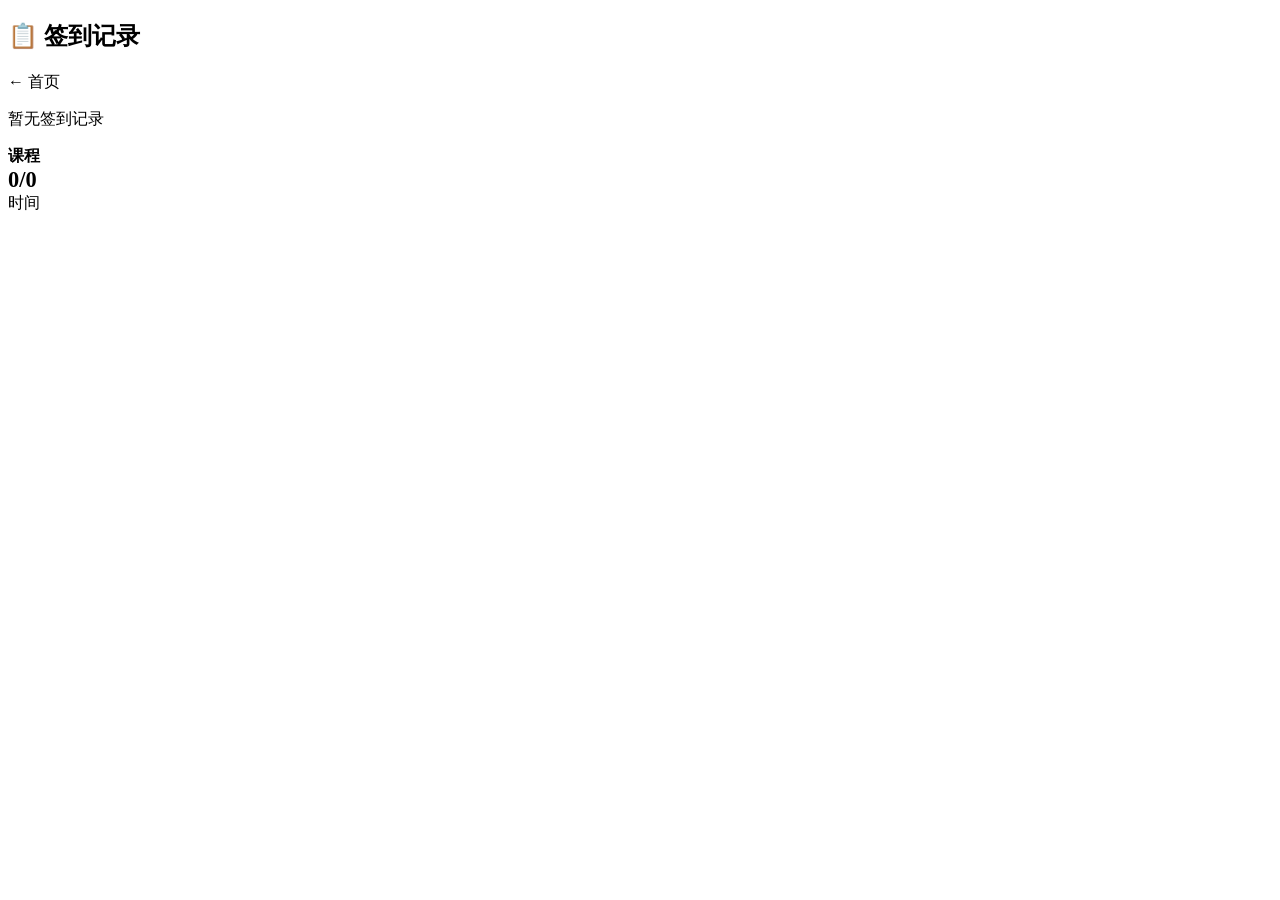
<file: src/main/resources/templates/session-history.html>
<!doctype html>
<html lang="zh-CN" xmlns:th="http://www.thymeleaf.org">
<head>
    <meta charset="UTF-8" />
    <meta name="viewport" content="width=device-width, initial-scale=1" />
    <title>签到记录 — 考勤管理系统</title>
    <link rel="stylesheet" th:href="@{/webjars/bootstrap/5.3.0/css/bootstrap.min.css}" />
    <link rel="stylesheet" th:href="@{/css/app.css}" />
</head>
<body>
<div th:replace="~{fragments/navbar :: navbar}"></div>

<div class="main-content">
    <div class="container" style="max-width:800px;">

        <div class="page-header">
            <h2>📋 签到记录</h2>
            <a class="btn btn-outline-secondary btn-sm" th:href="@{/}">← 首页</a>
        </div>

        <p th:if="${#lists.isEmpty(sessions)}" class="text-center text-muted py-5">暂无签到记录</p>

        <div class="att-card" th:each="s : ${sessions}" style="cursor:pointer;"
             th:attr="data-url='/attendance/list?startDate='+${#temporals.format(s.startTime, 'yyyy-MM-dd')}+'&endDate='+${#temporals.format(s.startTime, 'yyyy-MM-dd')}+'&courseId='+${s.courseId}"
             onclick="window.location.href=this.getAttribute('data-url')">
            <div class="top-row">
                <div>
                    <strong th:text="${s.courseName} + ' · ' + ${s.courseId}">课程</strong>
                    <span class="status-badge ms-2"
                          th:classappend="${s.status=='CLOSED'}?'absent':'normal'"
                          th:text="${s.status=='CLOSED'}?'已结束':'进行中'"></span>
                </div>
                <div style="font-size:1.4rem;font-weight:800;color:var(--primary);" th:text="${s.checkedIn}+'/'+${s.total}">0/0</div>
            </div>
            <div class="meta">
                <span th:text="${#temporals.format(s.startTime, 'MM-dd HH:mm')}">时间</span>
                <span class="ms-3" th:text="'口令: '+${s.code}"></span>
                <span class="ms-3" th:text="'发起人: '+${s.teacherName}"></span>
            </div>
        </div>

    </div>
</div>

<script th:src="@{/webjars/bootstrap/5.3.0/js/bootstrap.bundle.min.js}"></script>
</body>
</html>
</file>
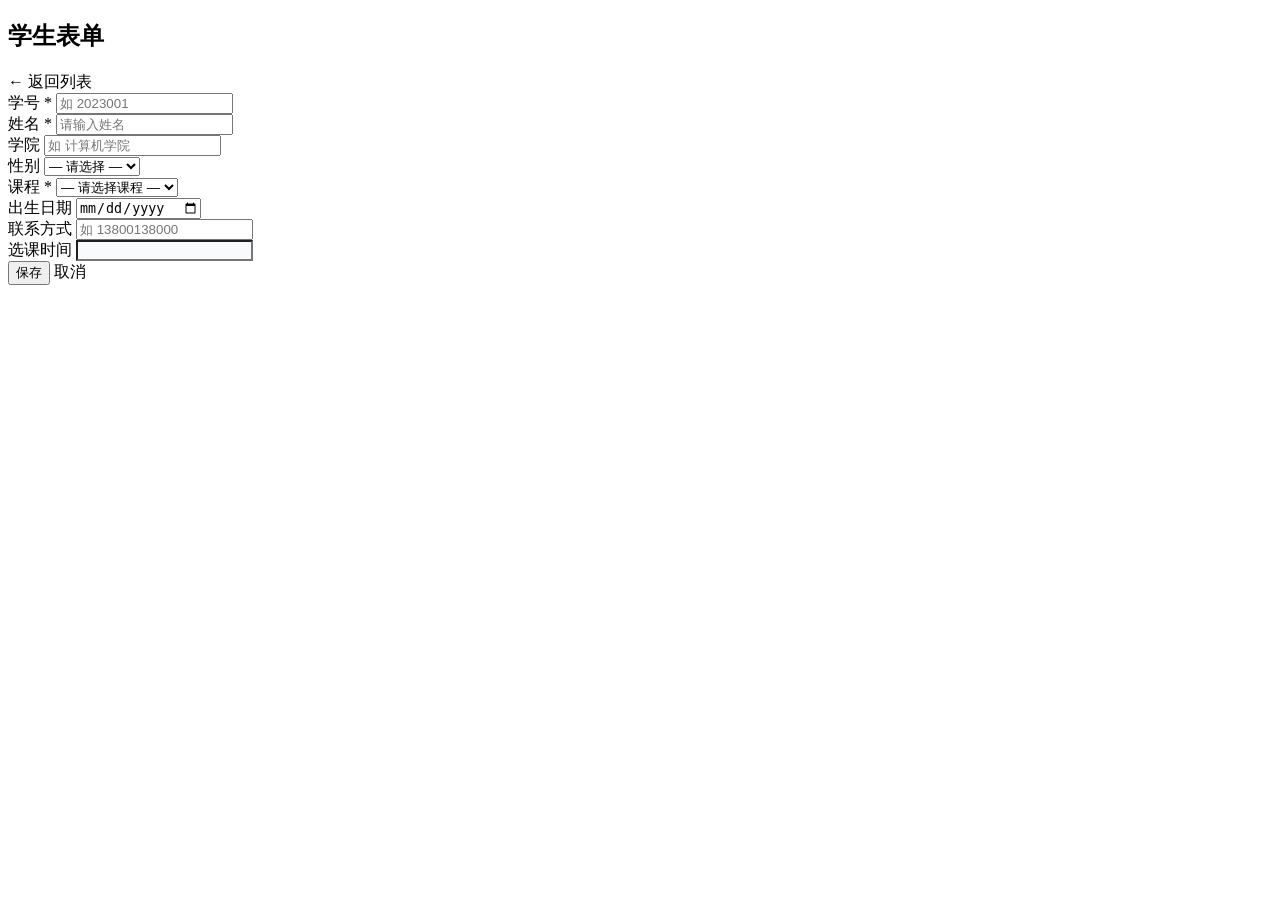
<file: src/main/resources/templates/student-form.html>
<!doctype html>
<html lang="zh-CN" xmlns:th="http://www.thymeleaf.org">
<head>
    <meta charset="UTF-8" />
    <meta name="viewport" content="width=device-width, initial-scale=1" />
    <title th:text="${student.id == null ? '新增学生' : '编辑学生'} + ' — 考勤管理系统'">学生表单</title>
    <link rel="stylesheet" th:href="@{/webjars/bootstrap/5.3.0/css/bootstrap.min.css}" />
    <link rel="stylesheet" th:href="@{/css/app.css}" />
</head>
<body>
<div th:replace="~{fragments/navbar :: navbar}"></div>

<div class="main-content">
    <div class="container">

        <div class="page-header">
            <h2 th:text="${student.id == null ? '➕ 新增学生' : '✏️ 编辑学生'}">学生表单</h2>
            <a class="btn btn-outline-secondary btn-sm" th:href="@{/student/list}">← 返回列表</a>
        </div>

        <div class="form-card">
            <form th:object="${student}"
                  th:action="@{${student.id == null} ? '/student/save' : '/student/update'}"
                  method="post">

                <input type="hidden" th:field="*{id}" />

                <div class="row g-3">
                    <div class="col-md-6">
                        <label class="form-label" for="studentId">学号 <span style="color:var(--danger);">*</span></label>
                        <input class="form-control" id="studentId" th:field="*{studentId}" placeholder="如 2023001" />
                        <div class="text-danger mt-1" style="font-size:.8rem;"
                             th:if="${#fields.hasErrors('studentId')}" th:errors="*{studentId}"></div>
                    </div>

                    <div class="col-md-6">
                        <label class="form-label" for="studentName">姓名 <span style="color:var(--danger);">*</span></label>
                        <input class="form-control" id="studentName" th:field="*{studentName}" placeholder="请输入姓名" />
                        <div class="text-danger mt-1" style="font-size:.8rem;"
                             th:if="${#fields.hasErrors('studentName')}" th:errors="*{studentName}"></div>
                    </div>

                    <div class="col-md-6">
                        <label class="form-label" for="department">学院</label>
                        <input class="form-control" id="department" th:field="*{department}" placeholder="如 计算机学院" />
                    </div>

                    <div class="col-md-6">
                        <label class="form-label" for="gender">性别</label>
                        <select class="form-select" id="gender" th:field="*{gender}">
                            <option value="">— 请选择 —</option>
                            <option value="M">♂ 男 (M)</option>
                            <option value="F">♀ 女 (F)</option>
                        </select>
                        <div class="text-danger mt-1" style="font-size:.8rem;"
                             th:if="${#fields.hasErrors('gender')}" th:errors="*{gender}"></div>
                    </div>

                    <div class="col-md-6">
                        <label class="form-label" for="courseId">课程 <span style="color:var(--danger);">*</span></label>
                        <select class="form-select" id="courseId" th:field="*{courseId}" required>
                            <option value="">— 请选择课程 —</option>
                            <option th:each="c : ${courses}"
                                    th:value="${c.courseId}"
                                    th:text="${c.courseId + ' · ' + c.courseName}">
                            </option>
                        </select>
                        <div class="text-danger mt-1" style="font-size:.8rem;"
                             th:if="${#fields.hasErrors('courseId')}" th:errors="*{courseId}"></div>
                    </div>

                    <div class="col-md-6">
                        <label class="form-label" for="birthDate">出生日期</label>
                        <input type="date" class="form-control" id="birthDate" th:field="*{birthDate}" />
                    </div>

                    <div class="col-md-6">
                        <label class="form-label" for="phone">联系方式</label>
                        <input class="form-control" id="phone" th:field="*{phone}" placeholder="如 13800138000" />
                        <div class="text-danger mt-1" style="font-size:.8rem;"
                             th:if="${#fields.hasErrors('phone')}" th:errors="*{phone}"></div>
                    </div>

                    <div class="col-12">
                        <label class="form-label">选课时间</label>
                        <input class="form-control" style="background:#f8fafc; color:var(--muted);"
                               th:value="${student.selectTime != null ? #temporals.format(student.selectTime, 'yyyy-MM-dd HH:mm:ss') : '新增后自动生成'}"
                               readonly />
                    </div>
                </div>

                <div class="d-flex gap-2 mt-4">
                    <button type="submit" class="btn btn-primary">保存</button>
                    <a class="btn btn-outline-secondary" th:href="@{/student/list}">取消</a>
                </div>
            </form>
        </div>

    </div>
</div>

<script th:src="@{/webjars/bootstrap/5.3.0/js/bootstrap.bundle.min.js}"></script>
</body>
</html>
</file>
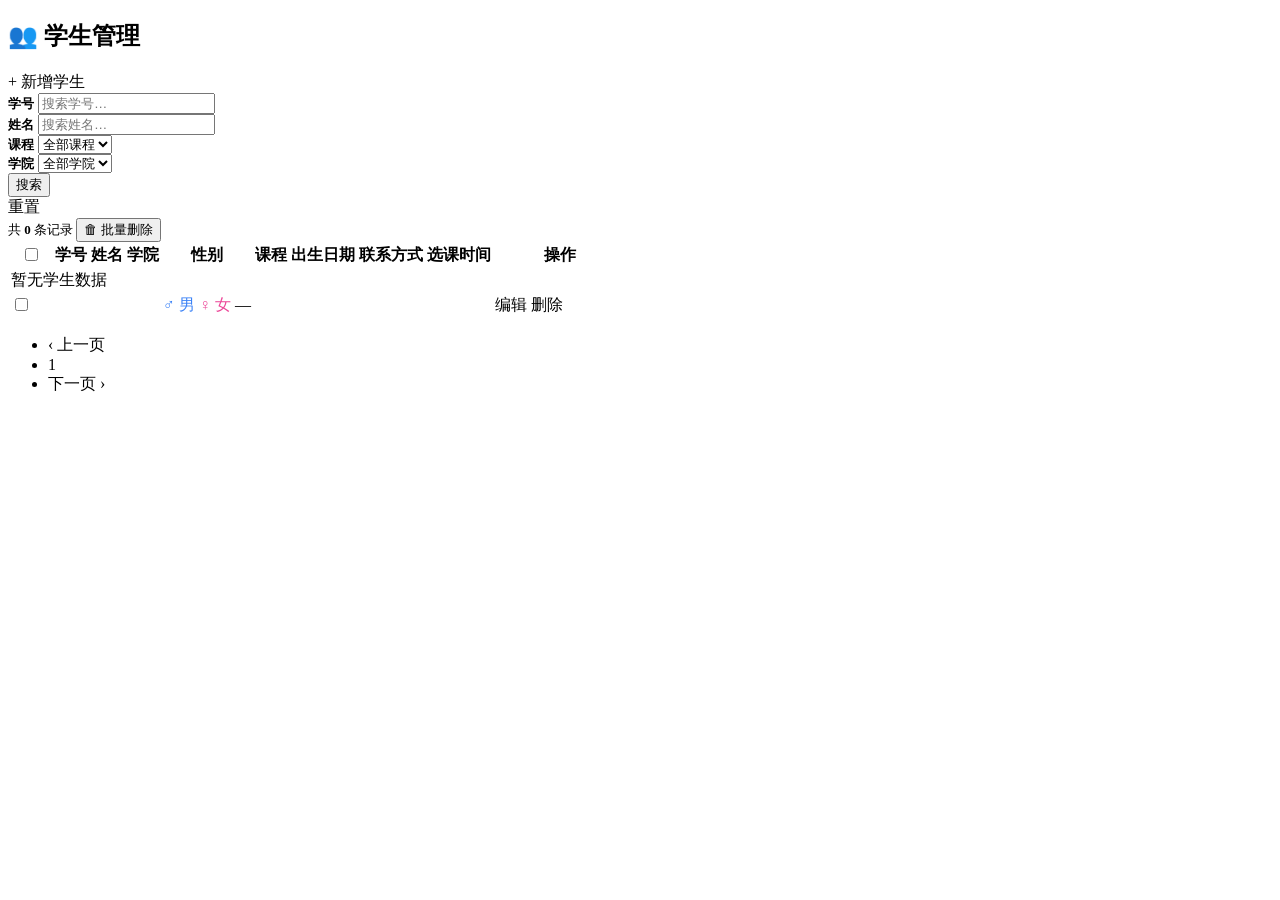
<file: src/main/resources/templates/student-list.html>
<!doctype html>
<html lang="zh-CN" xmlns:th="http://www.thymeleaf.org">
<head>
    <meta charset="UTF-8" />
    <meta name="viewport" content="width=device-width, initial-scale=1" />
    <title>学生管理 — 考勤管理系统</title>
    <link rel="stylesheet" th:href="@{/webjars/bootstrap/5.3.0/css/bootstrap.min.css}" />
    <link rel="stylesheet" th:href="@{/css/app.css}" />
</head>
<body>
<div th:replace="~{fragments/navbar :: navbar}"></div>

<div class="main-content">
    <div class="container">

        <div class="page-header">
            <h2>👥 学生管理</h2>
            <a class="btn btn-primary btn-sm" th:href="@{/student/add}">+ 新增学生</a>
        </div>

        <!-- 搜索栏 -->
        <div class="search-bar mb-4">
            <form class="row g-2 align-items-end" th:action="@{/student/list}" method="get">
                <div class="col-md-2">
                    <label class="form-label text-muted" style="font-size:.8rem; font-weight:600;">学号</label>
                    <input class="form-control form-control-sm" name="studentId"
                           placeholder="搜索学号…" th:value="${studentId}" />
                </div>
                <div class="col-md-2">
                    <label class="form-label text-muted" style="font-size:.8rem; font-weight:600;">姓名</label>
                    <input class="form-control form-control-sm" name="studentName"
                           placeholder="搜索姓名…" th:value="${studentName}" />
                </div>
                <div class="col-md-2">
                    <label class="form-label text-muted" style="font-size:.8rem; font-weight:600;">课程</label>
                    <select class="form-select form-select-sm" name="courseId">
                        <option value="">全部课程</option>
                        <option th:each="c : ${availableCourses}"
                                th:value="${c.courseId}"
                                th:selected="${courseId == c.courseId}"
                                th:text="${c.courseId} + ' ' + ${c.courseName} + ' ' + ${c.startTime} + '-' + ${c.endTime}">
                        </option>
                    </select>
                </div>
                <div class="col-md-2">
                    <label class="form-label text-muted" style="font-size:.8rem; font-weight:600;">学院</label>
                    <select class="form-select form-select-sm" name="department">
                        <option value="">全部学院</option>
                        <option th:each="d : ${departments}"
                                th:value="${d}" th:selected="${department == d}" th:text="${d}">
                        </option>
                    </select>
                </div>
                <input type="hidden" name="sortField" th:value="${sortField}" />
                <input type="hidden" name="sortDir"   th:value="${sortDir}" />
                <input type="hidden" name="size"      th:value="${pageSize}" />
                <div class="col-md-1">
                    <button class="btn btn-primary btn-sm w-100" type="submit">搜索</button>
                </div>
                <div class="col-md-1">
                    <a class="btn btn-outline-secondary btn-sm w-100" th:href="@{/student/list}">重置</a>
                </div>
            </form>
        </div>

        <!-- 批量删除 + 表格 -->
        <form th:action="@{/student/batchDelete}" method="post">
            <div class="d-flex justify-content-between align-items-center mb-2">
                <span class="text-muted" style="font-size:.8125rem;">
                    共 <strong th:text="${totalElements}">0</strong> 条记录
                </span>
                <button class="btn btn-danger btn-sm" type="submit"
                        onclick="return confirm('确定要批量删除选中的记录吗？')">
                    🗑 批量删除
                </button>
            </div>

            <div class="data-table">
                <table class="table table-hover mb-0">
                    <thead>
                    <tr>
                        <th style="width:40px;">
                            <input type="checkbox" class="form-check-input"
                                   onclick="document.querySelectorAll('input[name=ids]').forEach(cb=>cb.checked=this.checked)" />
                        </th>
                        <th>
                            <a th:href="@{/student/list(page=1,size=${pageSize},studentId=${studentId},studentName=${studentName},sortField='studentId',sortDir=${sortField=='studentId' and sortDir=='asc' ? 'desc' : 'asc'})}">
                                学号
                                <span th:if="${sortField=='studentId'}" th:text="${sortDir=='asc'} ? '↑' : '↓'"></span>
                            </a>
                        </th>
                        <th>
                            <a th:href="@{/student/list(page=1,size=${pageSize},studentId=${studentId},studentName=${studentName},sortField='studentName',sortDir=${sortField=='studentName' and sortDir=='asc' ? 'desc' : 'asc'})}">
                                姓名
                                <span th:if="${sortField=='studentName'}" th:text="${sortDir=='asc'} ? '↑' : '↓'"></span>
                            </a>
                        </th>
                        <th>学院</th>
                        <th>性别</th>
                        <th>
                            <a th:href="@{/student/list(page=1,size=${pageSize},studentId=${studentId},studentName=${studentName},sortField='courseId',sortDir=${sortField=='courseId' and sortDir=='asc' ? 'desc' : 'asc'})}">
                                课程
                                <span th:if="${sortField=='courseId'}" th:text="${sortDir=='asc'} ? '↑' : '↓'"></span>
                            </a>
                        </th>
                        <th>出生日期</th>
                        <th>联系方式</th>
                        <th>
                            <a th:href="@{/student/list(page=1,size=${pageSize},studentId=${studentId},studentName=${studentName},sortField='selectTime',sortDir=${sortField=='selectTime' and sortDir=='asc' ? 'desc' : 'asc'})}">
                                选课时间
                                <span th:if="${sortField=='selectTime'}" th:text="${sortDir=='asc'} ? '↑' : '↓'"></span>
                            </a>
                        </th>
                        <th style="width:130px;">操作</th>
                    </tr>
                    </thead>
                    <tbody>
                    <tr th:if="${#lists.isEmpty(students)}">
                        <td colspan="10" class="text-center text-muted py-5">暂无学生数据</td>
                    </tr>
                    <tr th:each="s : ${students}">
                        <td><input type="checkbox" class="form-check-input" name="ids" th:value="${s.id}" /></td>
                        <td th:text="${s.studentId}"></td>
                        <td th:text="${s.studentName}"></td>
                        <td th:text="${s.department != null ? s.department : '—'}"></td>
                        <td>
                            <span th:if="${s.gender == 'M'}" style="color:#3b82f6;">♂ 男</span>
                            <span th:if="${s.gender == 'F'}" style="color:#ec4899;">♀ 女</span>
                            <span th:if="${s.gender == null or s.gender == ''}" class="text-muted">—</span>
                        </td>
                        <td th:text="${s.courseId}"></td>
                        <td th:text="${s.birthDate != null ? #temporals.format(s.birthDate, 'yyyy-MM-dd') : '—'}"></td>
                        <td th:text="${s.phone != null and s.phone != '' ? s.phone : '—'}"></td>
                        <td th:text="${s.selectTime != null ? #temporals.format(s.selectTime, 'yyyy-MM-dd HH:mm') : '—'}"></td>
                        <td>
                            <a class="btn btn-sm btn-outline-primary me-1"
                               th:href="@{/student/edit/{id}(id=${s.id})}">编辑</a>
                            <a class="btn btn-sm btn-outline-danger"
                               th:href="@{/student/delete/{id}(id=${s.id})}"
                               onclick="return confirm('确定要删除该记录吗？')">删除</a>
                        </td>
                    </tr>
                    </tbody>
                </table>
            </div>
        </form>

        <!-- 分页 -->
        <nav class="mt-3" th:if="${totalPages != null and totalPages > 1}">
            <ul class="pagination justify-content-center">
                <li class="page-item" th:classappend="${currentPage == 1} ? 'disabled'">
                    <a class="page-link"
                       th:href="@{/student/list(page=${currentPage-1},size=${pageSize},studentId=${studentId},studentName=${studentName},sortField=${sortField},sortDir=${sortDir})}">
                        ‹ 上一页
                    </a>
                </li>
                <li class="page-item"
                    th:each="i : ${#numbers.sequence(1, totalPages)}"
                    th:classappend="${i == currentPage} ? 'active'">
                    <a class="page-link"
                       th:href="@{/student/list(page=${i},size=${pageSize},studentId=${studentId},studentName=${studentName},sortField=${sortField},sortDir=${sortDir})}"
                       th:text="${i}">1</a>
                </li>
                <li class="page-item" th:classappend="${currentPage == totalPages} ? 'disabled'">
                    <a class="page-link"
                       th:href="@{/student/list(page=${currentPage+1},size=${pageSize},studentId=${studentId},studentName=${studentName},sortField=${sortField},sortDir=${sortDir})}">
                        下一页 ›
                    </a>
                </li>
            </ul>
        </nav>

    </div>
</div>

<script th:src="@{/webjars/bootstrap/5.3.0/js/bootstrap.bundle.min.js}"></script>
</body>
</html>
</file>
